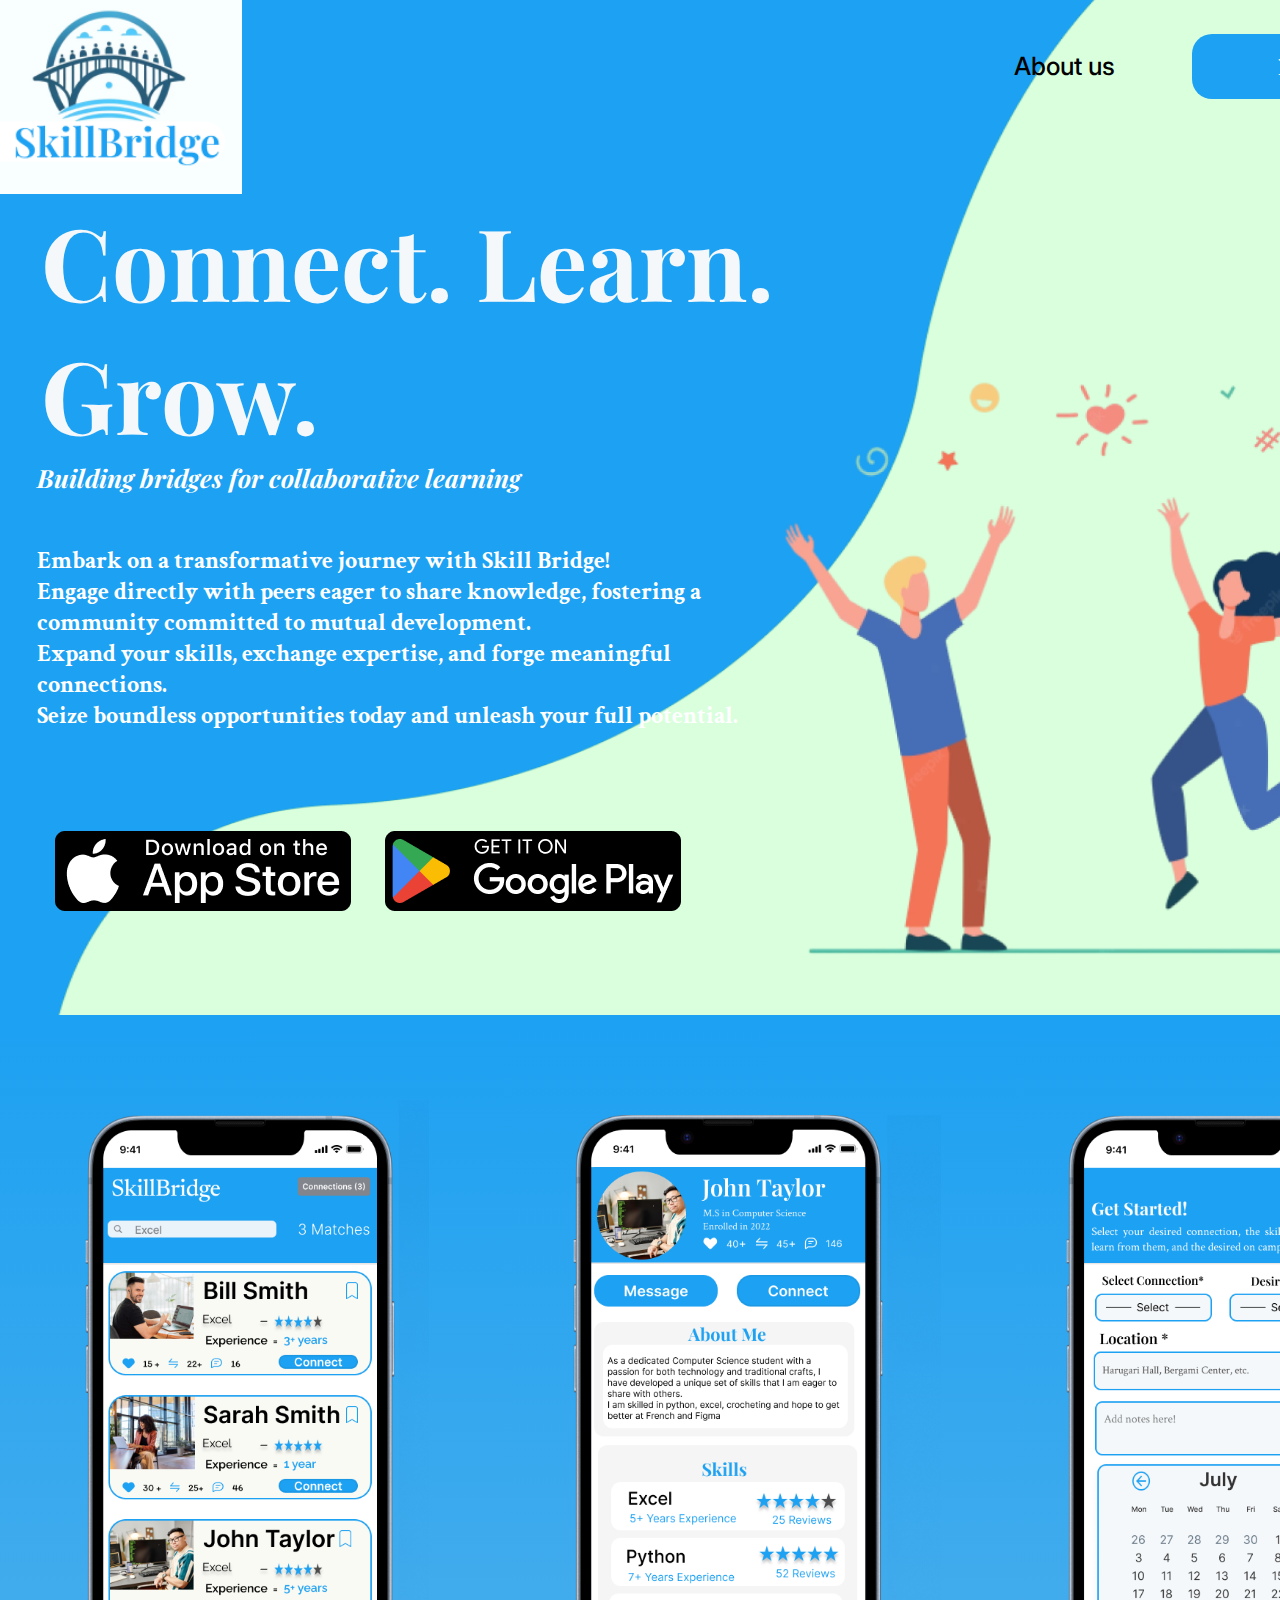
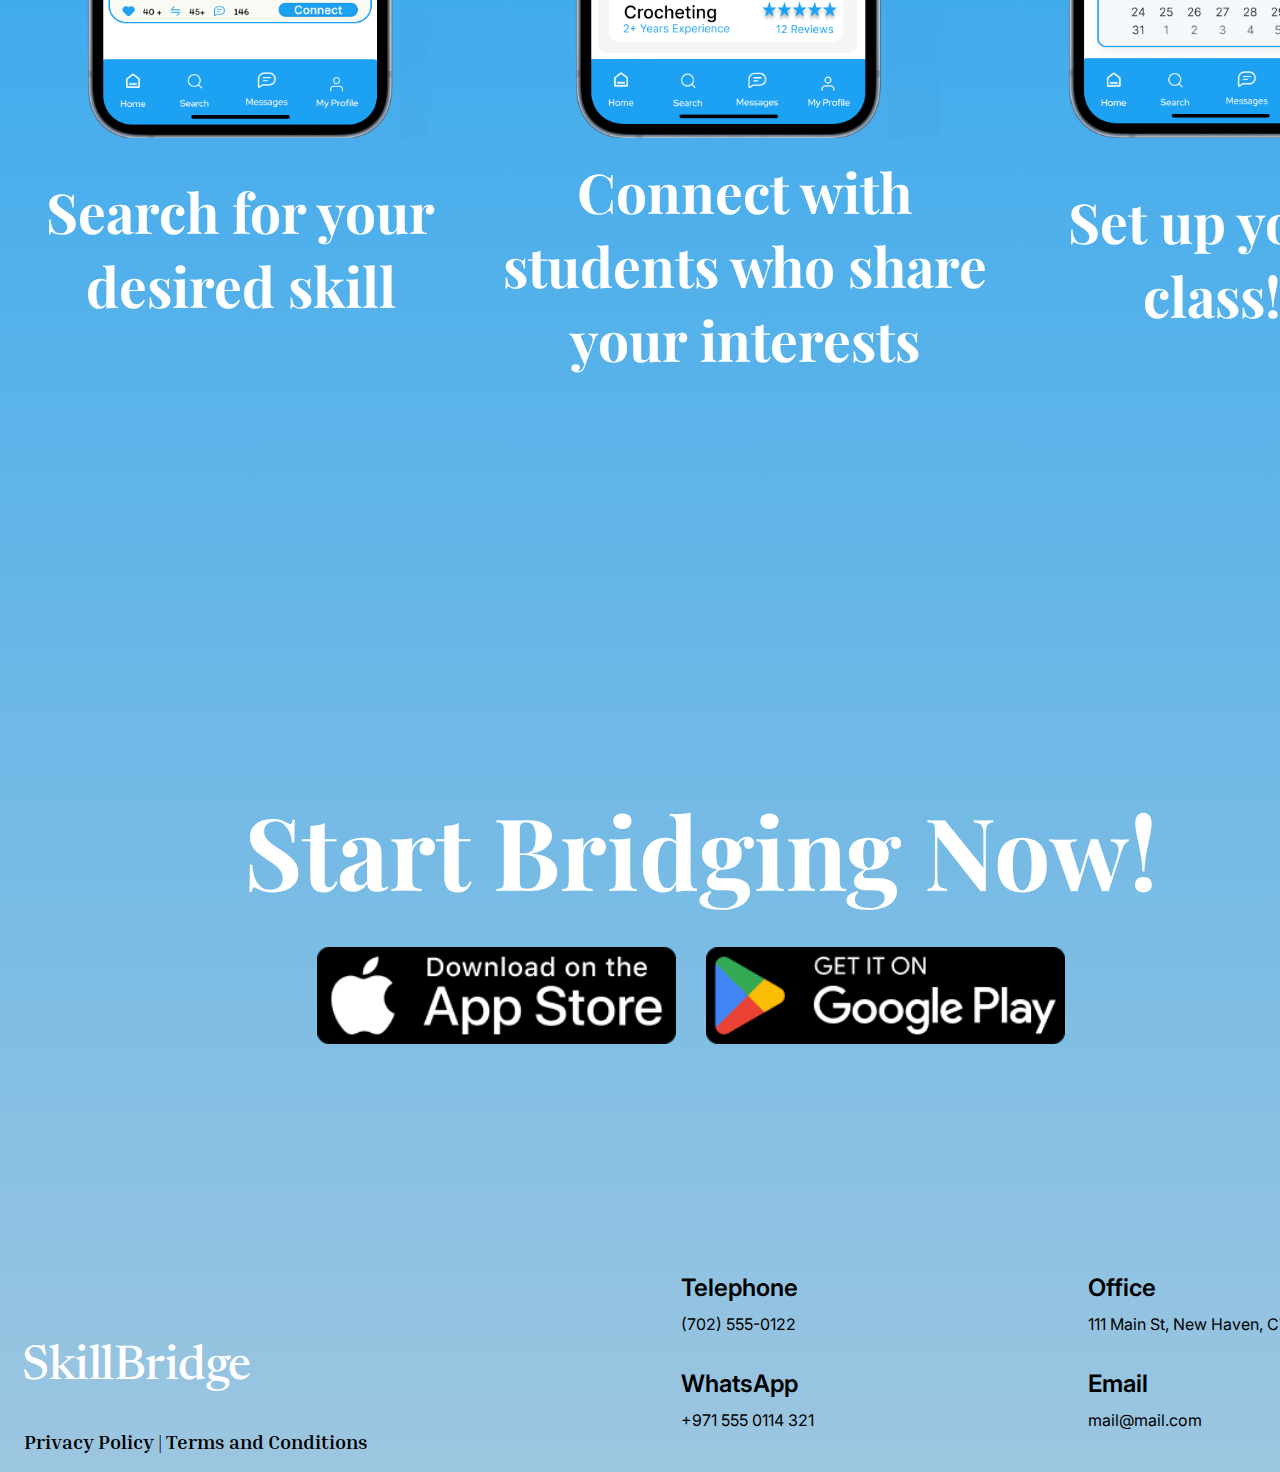
<file: index.html>
<!DOCTYPE html>
<html>
  <head>
    <meta charset="utf-8" />
    <meta name="viewport" content="initial-scale=1, width=device-width" />

    <link rel="stylesheet" href="./global.css" />
    <link rel="stylesheet" href="./index.css" />
    <link
      rel="stylesheet"
      href="https://fonts.googleapis.com/css2?family=Playfair Display:ital,wght@0,400;0,500;0,600;0,700;1,700&display=swap"
    />
    <link
      rel="stylesheet"
      href="https://fonts.googleapis.com/css2?family=Crimson Text:wght@700&display=swap"
    />
    <link
      rel="stylesheet"
      href="https://fonts.googleapis.com/css2?family=Inter:wght@400;500;600;700&display=swap"
    />
    <link
      rel="stylesheet"
      href="https://fonts.googleapis.com/css2?family=Inria Serif:wght@700&display=swap"
    />
    <link
      rel="stylesheet"
      href="https://fonts.googleapis.com/css2?family=Newsreader:wght@500&display=swap"
    />
  </head>
  <body>
    <div class="landing-page">
      <div class="top-page">
        <div class="frame"></div>
        <div class="frame1"></div>
        <div class="logo">
          <img class="logo-1-icon" alt="" src="logo.png" />
        </div>
        <img class="green-vector-icon" alt="" src="Vector 1.png" />

        <div class="frame2">
          <div class="frame3">
            <div class="frame4"></div>
            <div class="frame5">
              <i class="building-bridges-for">
                Building bridges for collaborative learning</i
              >
            </div>
            <b class="embark-on-a-container">
              <span class="embark-on-a-container1">
                <p class="embark-on-a">
                  Embark on a transformative journey with Skill Bridge!
                </p>
                <p class="engage-directly-with">
                  Engage directly with peers eager to share knowledge, fostering
                  a community committed to mutual development.
                </p>
                <p class="expand-your-skills">
                  Expand your skills, exchange expertise, and forge meaningful
                  connections.
                </p>
                <p class="seize-boundless-opportunities">
                  Seize boundless opportunities today and unleash your full
                  potential.
                </p>
              </span>
            </b>
          </div>
          <b class="connect-learn-grow-container">
            <p class="connect-learn">Connect. Learn.</p>
            <p class="grow">Grow.</p>
          </b>
        </div>
        <div class="download-buttons">
          <img
            class="app-store-2"
            alt=""
            src="App Store.png"
            id="appStore2"
          />

          <img
            class="play-1-icon"
            alt=""
            src="play.png"
            id="play1Image"
          />
        </div>
        <div class="frame6">
          <div class="frame7">
            <img
              class="jumping-picture-icon"
              alt=""
              src="Rectangle 2.png"
            />

            <div class="about-us" id="aboutUsText">About us</div>
          </div>
          <div class="create-acc-button">
            <div class="frame8"></div>
            <div class="frame9">
              <button class="frame-child"></button>
            </div>
            <div class="create-account-button">
              <b class="login" id="loginText">Login</b>
            </div>
          </div>
        </div>
      </div>
      <div class="gradient">
        <div class="start-bridging-now-parent">
          <b class="start-bridging-now">Start Bridging Now!</b>
          <div class="app-store-1-parent">
            <img
              class="app-store-1"
              alt=""
              src="App Store.png"
              id="appStore1"
            />

            <img
              class="play-2-icon"
              alt=""
              src="play.png"
              id="play2Image"
            />
          </div>
          <div class="frame-item"></div>
          <button class="privacy-policy">
            Privacy Policy | Terms and Conditions
          </button>
          <button class="skillbridge">SkillBridge</button>
          <div class="container">
            <div class="content">
              <div class="contact-text">
                <div class="text-and-supporting-text">
                  <div class="text">Telephone</div>
                  <div class="supporting-text">(702) 555-0122</div>
                </div>
              </div>
              <div class="contact-text1">
                <div class="text-and-supporting-text1">
                  <div class="text1">WhatsApp</div>
                  <div class="supporting-text1">+971 555 0114 321</div>
                </div>
              </div>
            </div>
            <div class="content1">
              <div class="contact-text2">
                <div class="text-and-supporting-text2">
                  <div class="text2">Office</div>
                  <div class="supporting-text2">
                    111 Main St, New Haven, CT 06510
                  </div>
                </div>
              </div>
              <div class="contact-text3">
                <div class="text-and-supporting-text3">
                  <div class="text3">Email</div>
                  <div class="supporting-text3">mail@mail.com</div>
                </div>
              </div>
            </div>
          </div>
        </div>
        <div class="middle-page">
          <b class="search-for-your">Search for your desired skill</b>
          <b class="connect-with-students"
            >Connect with students who share your interests</b
          >
          <b class="set-up-your">Set up your class!</b>
        </div>
      </div>
      <img class="profile-page-1" alt="" src="Profile Page.png" />

      <img class="search-page-1" alt="" src="Search Page.png" />

      <img
        class="calender-page-final-1"
        alt=""
        src="Calender Page final.png"
      />
    </div>

    <script>
      var appStore2 = document.getElementById("appStore2");
      if (appStore2) {
        appStore2.addEventListener("click", function () {
          window.open("https://www.apple.com/app-store/");
        });
      }
      
      var play1Image = document.getElementById("play1Image");
      if (play1Image) {
        play1Image.addEventListener("click", function () {
          window.open("https://play.google.com/store/games?hl=en_US&gl=US");
        });
      }
      
      var aboutUsText = document.getElementById("aboutUsText");
      if (aboutUsText) {
        aboutUsText.addEventListener("click", function (e) {
          window.location.href = "./about-us-page.html";
        });
      }
      
      var loginText = document.getElementById("loginText");
      if (loginText) {
        loginText.addEventListener("click", function (e) {
          window.location.href = "./login.html";
        });
      }
      
      var appStore1 = document.getElementById("appStore1");
      if (appStore1) {
        appStore1.addEventListener("click", function () {
          window.open("https://www.apple.com/app-store/");
        });
      }
      
      var play2Image = document.getElementById("play2Image");
      if (play2Image) {
        play2Image.addEventListener("click", function () {
          window.open("https://play.google.com/store/games?hl=en_US&gl=US");
        });
      }
      </script>
  </body>
</html>
</file>
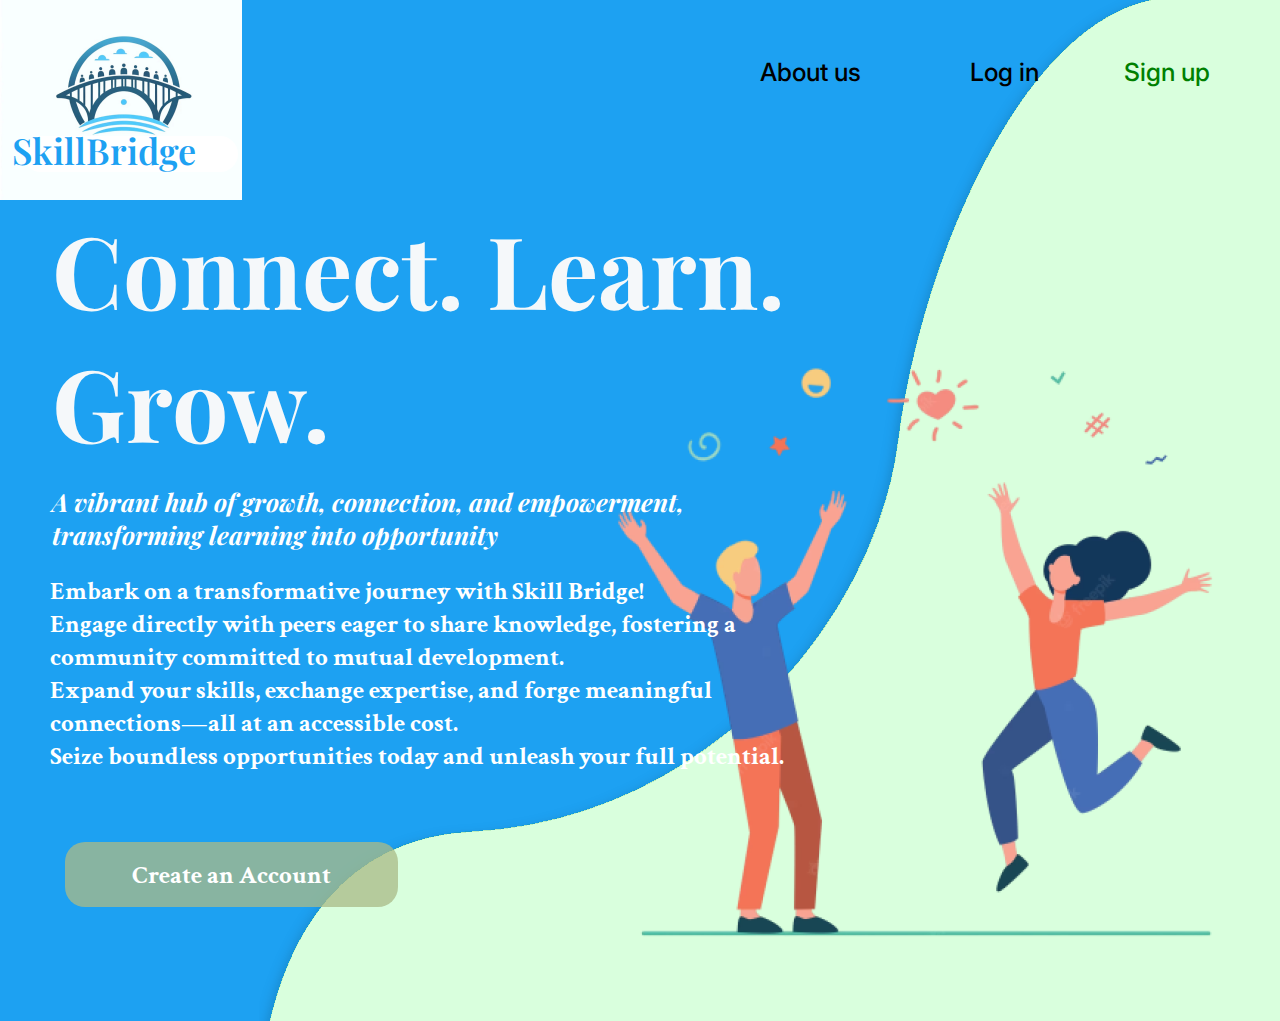
<file: landing-page.html>
<!DOCTYPE html><html><head><meta charset="utf-8"><meta name="viewport" content="initial-scale=1, width=device-width"><link rel="stylesheet" href="index.97c7361c.css"><link rel="stylesheet" href="landing-page.39cb9762.css"><link rel="stylesheet" href="https://fonts.googleapis.com/css2?family=Crimson Text:wght@700&display=swap"><link rel="stylesheet" href="https://fonts.googleapis.com/css2?family=Inter:wght@500&display=swap"><link rel="stylesheet" href="https://fonts.googleapis.com/css2?family=Playfair Display:ital,wght@0,600;0,700;1,700&display=swap"><link rel="stylesheet" href="https://fonts.googleapis.com/css2?family=Newsreader:wght@500&display=swap"><link rel="stylesheet" href="https://fonts.googleapis.com/css2?family=Inria Serif:wght@700&display=swap"></head><body> <div class="landing-page"> <div class="frame"> <div class="frame1"> <b class="search">Search</b> </div> </div> <div class="frame2"> <div class="frame3"> <b class="profile">Profile</b> </div> </div> <div class="frame4"> <div class="frame5"> <b class="calendar">Calendar</b> </div> </div> <div class="frame6"></div> <div class="frame7"></div> <div class="frame8"></div> <div class="parent-frame"> <img class="frame-icon" alt src="frame.84a3f3a4.svg"> <img class="parent-frame-child" loading="lazy" alt src="rectangle-2@2x.c1d3fd19.png"> </div> <nav class="frame-parent"> <div class="about-us-wrapper"> <div class="about-us">About us</div> </div> <div class="log-in">Log in</div> <div class="sign-up">Sign up</div> </nav> <div class="header-frame"> <div class="frame9"> <button class="rectangle-parent"> <div class="frame-child"></div> <b class="create-an-account">Create an Account</b> </button> </div> <div class="frame10"> <img class="img-4058-1-icon" alt src="img-4058-1@2x.3e4c0009.png"> <div class="frame11"> <div class="frame-item"></div> </div> </div> </div> <div class="skill-bridge-text"> <div class="main-content-frame"> <div class="transformative-journey-text"> <h1 class="connect-learn-grow-container"> <p class="connect-learn">Connect. Learn.</p> <p class="grow">Grow.</p> </h1> </div> <div class="a-vibrant-hub-of-growth-conne-wrapper"> <i class="a-vibrant-hub"> A vibrant hub of growth, connection, and empowerment, transforming learning into opportunity</i> </div> <b class="embark-on-a-container"> <span class="embark-on-a-container1"> <p class="embark-on-a"> Embark on a transformative journey with Skill Bridge! </p> <p class="engage-directly-with"> Engage directly with peers eager to share knowledge, fostering a community committed to mutual development. </p> <p class="expand-your-skills"> Expand your skills, exchange expertise, and forge meaningful connections—all at an accessible cost. </p> <p class="seize-boundless-opportunities"> Seize boundless opportunities today and unleash your full potential. </p> </span> </b> </div> </div> <div class="skill-bridge-logo-frame"> <h3 class="skillbridge">SkillBridge</h3> </div> </div> </body></html>
</file>
<file: global.css>
body {
  margin: 0;
  line-height: normal;
}

:root {
  /* fonts */
  --font-playfair-display: "Playfair Display";
  --s-regular: Inter;
  --font-newsreader: Newsreader;
  --font-inria-serif: "Inria Serif";
  --font-crimson-text: "Crimson Text";

  /* font sizes */
  --font-size-36xl: 55px;
  --s-regular-size: 16px;
  --m-bold-size: 24px;
  --font-size-29xl: 48px;
  --button-heading-size: 20px;
  --font-size-81xl: 100px;
  --font-size-6xl: 25px;
  --l-bold-size: 36px;
  --font-size-45xl: 64px;

  /* Colors */
  --neutral-10: #fff;
  --color-black: #000;
  --color-cornflowerblue: #1da1f2;
  --color-whitesmoke: #f5f8fa;
  --color-darkseagreen: rgba(170, 187, 136, 0.76);
  --color-dodgerblue-100: #2f80ed;
  --main: #0195f7;
  --neutral-80: #5d5f61;
  --color-gray-100: #828282;
  --neutral-100: #262626;
  --neutral-40: #d0d5dd;
  --color-gainsboro: #e0e0e0;
  --gray-1: #333;
  --color-silver: #bdbdbd;

  /* Gaps */
  --gap-45xl: 64px;
  --gap-13xl: 32px;
  --gap-5xs: 8px;
  --gap-xl: 20px;
  --gap-base: 16px;
  --gap-xs: 12px;
  --gap-37xl: 56px;

  /* Paddings */
  --padding-13xl: 32px;
  --padding-6xl: 25px;
  --padding-4xl: 23px;
  --padding-210xl: 229px;
  --padding-11xs: 2px;
  --padding-77xl: 96px;
  --padding-21xl: 40px;
  --padding-61xl: 80px;

  /* Border radiuses */
  --br-xl: 20px;
  --br-7xs: 6px;
  --br-9xs: 4px;
}
</file>
<file: index.css>
.frame,
.frame1 {
  position: absolute;
  top: -129px;
  left: 3px;
  width: 259px;
  height: 1053px;
  overflow: hidden;
}
.frame1 {
  top: -125px;
  left: 103px;
  width: 1201px;
  height: 947px;
}
.logo-1-icon {
  align-self: stretch;
  position: relative;
  max-width: 100%;
  overflow: hidden;
  height: 202px;
  flex-shrink: 0;
  object-fit: cover;
}
.logo {
  position: absolute;
  top: -8px;
  left: 0;
  width: 242px;
  overflow: hidden;
  display: flex;
  flex-direction: column;
  align-items: flex-end;
  justify-content: flex-end;
}
.frame4,
.green-vector-icon {
  position: absolute;
  top: -103px;
  left: 45px;
  width: 1396px;
  height: 1118px;
  overflow: hidden;
}
.frame4 {
  top: -164px;
  left: 25px;
  width: 1201px;
  height: 620px;
}
.building-bridges-for {
  width: 668px;
  position: relative;
  display: flex;
  font-weight: 700;
  align-items: center;
  height: 69px;
  flex-shrink: 0;
}
.frame5 {
  position: absolute;
  top: -408px;
  left: 0;
  width: 875px;
  overflow: hidden;
  display: flex;
  flex-direction: column;
  align-items: flex-start;
  justify-content: flex-end;
  padding: 434px 26px;
  box-sizing: border-box;
}
.embark-on-a,
.engage-directly-with,
.expand-your-skills,
.seize-boundless-opportunities {
  margin: 0;
}
.embark-on-a-container1 {
  width: 100%;
}
.embark-on-a-container {
  position: absolute;
  top: 115px;
  left: 26px;
  font-size: var(--m-bold-size);
  display: flex;
  font-family: var(--font-crimson-text);
  align-items: center;
  width: 738px;
  height: 212px;
}
.frame3 {
  position: absolute;
  top: 417px;
  left: -12px;
  width: 756px;
  height: 488px;
  overflow: hidden;
}
.connect-learn,
.grow {
  margin: 0;
}
.connect-learn-grow-container {
  position: absolute;
  top: 194px;
  left: 18px;
  font-size: var(--font-size-81xl);
  display: inline-block;
  color: var(--color-whitesmoke);
  width: 1201px;
  height: 429px;
}
.frame2 {
  position: absolute;
  top: 0;
  left: 23px;
  width: 971px;
  height: 858px;
  overflow: hidden;
}
.app-store-2,
.play-1-icon {
  width: 296px;
  position: relative;
  height: 80px;
  object-fit: cover;
  cursor: pointer;
}
.download-buttons {
  position: absolute;
  top: 831px;
  left: 32px;
  width: 658px;
  height: 93px;
  overflow: hidden;
  display: flex;
  flex-direction: row;
  align-items: flex-start;
  justify-content: flex-start;
  padding: 0 9px 12px var(--padding-4xl);
  box-sizing: border-box;
  gap: 34px;
}
.jumping-picture-icon {
  position: absolute;
  top: 265px;
  left: 0;
  width: 738px;
  height: 709px;
  object-fit: cover;
}
.about-us {
  position: absolute;
  top: 10px;
  left: 301px;
  font-weight: 500;
  cursor: pointer;
}
.frame7,
.frame8 {
  position: absolute;
  top: 144px;
  left: 23px;
  width: 738px;
  height: 974px;
  overflow: hidden;
}
.frame8 {
  top: 0;
  left: 58px;
  width: 230px;
  height: 1022px;
}
.frame-child {
  cursor: pointer;
  border: 0;
  padding: 0;
  background-color: var(--color-cornflowerblue);
  width: 235px;
  position: relative;
  border-radius: var(--br-xl);
  height: 65px;
}
.frame9 {
  position: absolute;
  top: 246px;
  left: 29px;
  width: 241px;
  height: 782px;
  overflow: hidden;
  display: flex;
  flex-direction: column;
  align-items: flex-start;
  justify-content: flex-end;
  mix-blend-mode: normal;
}
.login {
  width: 219px;
  position: relative;
  display: flex;
  align-items: center;
  justify-content: center;
  height: 52px;
  flex-shrink: 0;
  cursor: pointer;
}
.create-account-button {
  position: absolute;
  top: 252px;
  left: 20px;
  width: 268px;
  height: 770px;
  overflow: hidden;
  display: flex;
  flex-direction: column;
  align-items: flex-start;
  justify-content: flex-end;
  padding: 0 17px;
  box-sizing: border-box;
}
.create-acc-button {
  position: absolute;
  top: -826px;
  left: 473px;
  width: 288px;
  height: 1028px;
  text-align: center;
  color: var(--neutral-10);
  font-family: var(--font-crimson-text);
}
.frame6,
.top-page {
  position: absolute;
  overflow: hidden;
}
.frame6 {
  top: -103px;
  left: 690px;
  width: 1447px;
  height: 1100px;
  color: var(--color-black);
  font-family: var(--s-regular);
}
.top-page {
  top: 0;
  left: 0;
  background-color: var(--color-cornflowerblue);
  width: 1441px;
  height: 1024px;
}
.start-bridging-now {
  position: absolute;
  top: 279px;
  left: 130px;
  display: inline-block;
  width: 1150px;
  height: 362px;
}
.app-store-1,
.play-2-icon {
  width: 359px;
  position: relative;
  height: 97px;
  object-fit: cover;
  cursor: pointer;
}
.app-store-1-parent,
.frame-item {
  position: absolute;
  overflow: hidden;
}
.app-store-1-parent {
  top: 418px;
  left: 297px;
  width: 993px;
  height: 243px;
  display: flex;
  flex-direction: row;
  align-items: flex-start;
  justify-content: flex-start;
  padding: var(--padding-6xl) 24px;
  box-sizing: border-box;
  gap: 30px;
}
.frame-item {
  top: 948px;
  left: 1342px;
  width: 526px;
  height: 86px;
}
.privacy-policy,
.skillbridge {
  cursor: pointer;
  border: 0;
  padding: 0;
  background-color: transparent;
  position: absolute;
  top: 904px;
  left: -44px;
  font-size: var(--button-heading-size);
  font-weight: 700;
  font-family: var(--font-inria-serif);
  color: var(--color-black);
  text-align: center;
  display: inline-block;
  width: 487px;
  height: 65px;
}
.skillbridge {
  top: 817px;
  left: 26px;
  font-size: var(--font-size-29xl);
  letter-spacing: -0.01em;
  line-height: 100%;
  font-weight: 500;
  font-family: var(--font-newsreader);
  color: var(--neutral-10);
  text-align: left;
  width: 403px;
  height: 94px;
}
.supporting-text,
.text {
  align-self: stretch;
  position: relative;
}
.text {
  line-height: 32px;
  font-weight: 600;
}
.supporting-text {
  font-size: var(--s-regular-size);
  line-height: 24px;
}
.contact-text,
.text-and-supporting-text {
  display: flex;
  align-items: flex-start;
  justify-content: flex-start;
}
.text-and-supporting-text {
  flex: 1;
  flex-direction: column;
  gap: var(--gap-5xs);
}
.contact-text {
  width: 342.8px;
  flex-direction: row;
}
.supporting-text1,
.text1 {
  align-self: stretch;
  position: relative;
}
.text1 {
  line-height: 32px;
  font-weight: 600;
}
.supporting-text1 {
  font-size: var(--s-regular-size);
  line-height: 24px;
}
.text-and-supporting-text1 {
  flex: 1;
  flex-direction: column;
  gap: var(--gap-5xs);
}
.contact-text1,
.content,
.text-and-supporting-text1 {
  display: flex;
  align-items: flex-start;
  justify-content: flex-start;
}
.contact-text1 {
  width: 342.8px;
  flex-direction: row;
}
.content {
  flex: 1;
  flex-direction: column;
  gap: var(--gap-13xl);
}
.supporting-text2,
.text2 {
  align-self: stretch;
  position: relative;
}
.text2 {
  line-height: 32px;
  font-weight: 600;
}
.supporting-text2 {
  font-size: var(--s-regular-size);
  line-height: 24px;
}
.contact-text2,
.text-and-supporting-text2 {
  display: flex;
  align-items: flex-start;
  justify-content: flex-start;
}
.text-and-supporting-text2 {
  flex: 1;
  flex-direction: column;
  gap: var(--gap-5xs);
}
.contact-text2 {
  width: 342.8px;
  flex-direction: row;
}
.supporting-text3,
.text3 {
  align-self: stretch;
  position: relative;
}
.text3 {
  line-height: 32px;
  font-weight: 600;
}
.supporting-text3 {
  font-size: var(--s-regular-size);
  line-height: 24px;
}
.text-and-supporting-text3 {
  flex: 1;
  display: flex;
  flex-direction: column;
  align-items: flex-start;
  justify-content: flex-start;
  gap: var(--gap-5xs);
}
.contact-text3 {
  width: 342.8px;
  flex-direction: row;
}
.contact-text3,
.container,
.content1 {
  display: flex;
  align-items: flex-start;
  justify-content: flex-start;
}
.content1 {
  flex: 1;
  flex-direction: column;
  gap: var(--gap-13xl);
}
.container {
  position: absolute;
  top: 768px;
  left: 653px;
  width: 756px;
  flex-direction: row;
  padding: 0 var(--padding-13xl);
  box-sizing: border-box;
  gap: var(--gap-45xl);
  text-align: left;
  font-size: var(--m-bold-size);
  color: var(--color-black);
  font-family: var(--s-regular);
}
.start-bridging-now-parent {
  position: absolute;
  top: 1080px;
  left: 0;
  width: 1920px;
  height: 1080px;
  overflow: hidden;
}
.connect-with-students,
.search-for-your,
.set-up-your {
  position: absolute;
  top: 750px;
  left: 28px;
  display: inline-block;
  width: 433px;
  height: 185px;
}
.connect-with-students,
.set-up-your {
  top: 730px;
  left: 481px;
  width: 535px;
}
.set-up-your {
  top: 760px;
  left: 1016px;
  width: 399px;
}
.gradient,
.middle-page {
  position: absolute;
  top: 0;
  left: 0;
  width: 1440px;
  height: 1080px;
  overflow: hidden;
  font-size: var(--font-size-36xl);
}
.gradient {
  top: 1024px;
  left: -4px;
  background: linear-gradient(
    180deg,
    #a7c9de,
    #125e8d 0.01%,
    #1da1f2 0.02%,
    #a7c9de 99.99%,
    #115d8c
  );
  height: 2216px;
  text-align: center;
  font-size: var(--font-size-81xl);
}
.profile-page-1 {
  position: absolute;
  top: 1115px;
  left: 570px;
  width: 371px;
  height: 623px;
  object-fit: cover;
}
.calender-page-final-1,
.search-page-1 {
  position: absolute;
  top: 1100px;
  left: 82px;
  width: 347px;
  height: 638px;
  object-fit: cover;
}
.calender-page-final-1 {
  top: 1085px;
  left: 1064px;
  width: 317px;
  height: 653px;
}
.landing-page {
  width: 100%;
  position: relative;
  height: 3072px;
  overflow: hidden;
  text-align: left;
  font-size: var(--font-size-6xl);
  color: var(--neutral-10);
  font-family: var(--font-playfair-display);
}
</file>
<file: index.97c7361c.css>
body{margin:0;line-height:normal}:root{--font-playfair-display:"Playfair Display";--font-crimson-text:"Crimson Text";--font-inter:Inter;--font-inria-serif:"Inria Serif";--font-newsreader:Newsreader;--font-size-17xl:36px;--font-size-3xl:22px;--font-size-10xl:29px;--font-size-6xl:25px;--font-size-xl:20px;--font-size-81xl:100px;--font-size-11xl:30px;--font-size-31xl:50px;--font-size-base:16px;--font-size-36xl:55px;--font-size-14xl:33px;--font-size-25xl:44px;--color-cornflowerblue:#1da1f2;--color-white:#fff;--color-whitesmoke:#f5f8fa;--color-darkseagreen:#aabb88c2;--color-black:#000;--gap-xl:20px;--gap-4xl-9:23.9px;--padding-6xl:25px;--padding-210xl:229px;--padding-8xs:5px;--padding-11xs:2px;--padding-6xs:7px;--padding-7xs:6px;--padding-48xl:67px;--padding-4xl:23px;--padding-7xl:26px;--padding-xl:20px;--padding-base:16px;--padding-xs:12px;--padding-84xl:103px;--padding-11xl:30px;--padding-5xs:8px;--br-xl:20px;--br-3xs:10px}
/*# sourceMappingURL=index.97c7361c.css.map */
</file>
<file: landing-page.39cb9762.css>
.search{position:absolute;top:0;left:0}.frame,.frame1{width:58px;overflow:hidden}.frame1{height:854px;position:absolute;top:210px;left:0}.frame{z-index:0;flex-shrink:0;height:1064px;display:none;position:relative}.profile{position:absolute;top:0;left:0}.frame2,.frame3{width:59px;overflow:hidden}.frame3{height:854px;position:absolute;top:210px;left:0}.frame2{z-index:1;flex-shrink:0;height:1064px;display:none;position:relative}.calendar,.frame5{position:absolute;top:0;left:0}.frame5{width:79px;height:854px;top:210px;overflow:hidden}.frame4,.frame6,.frame7,.frame8{flex-shrink:0;display:none;position:relative;overflow:hidden}.frame4{z-index:2;color:var(--color-black);width:79px;height:1064px}.frame6,.frame7,.frame8{z-index:3;width:78px;height:854px}.frame7,.frame8{z-index:4;width:58px}.frame8{z-index:5;width:72px}.frame-icon{width:1311px;height:1274px;position:absolute;top:-125px;left:0;overflow:hidden}.parent-frame-child{object-fit:cover;z-index:2;width:738px;height:709px;position:absolute;top:290px;left:287px}.parent-frame{width:1021px;height:100%;position:absolute;top:0;bottom:0;right:0;margin:0!important}.about-us{white-space:nowrap;z-index:1;font-weight:500;position:relative}.about-us-wrapper{padding:0 var(--padding-4xl)0 0;flex-direction:column;justify-content:flex-start;align-items:flex-start;display:flex}.log-in,.sign-up{white-space:nowrap;z-index:1;font-weight:500;position:relative}.sign-up{color:green;z-index:2}.frame-parent{justify-content:space-between;align-items:flex-start;gap:var(--gap-xl);text-align:left;font-size:var(--font-size-6xl);color:var(--color-black);font-family:var(--font-inter);flex-direction:row;width:450px;max-width:100%;margin:0;display:flex}.frame-child{border-radius:var(--br-xl);background-color:var(--color-darkseagreen);width:333px;max-width:100%;height:65px;display:none;position:relative}.create-an-account{font-size:var(--font-size-6xl);font-family:var(--font-crimson-text);color:var(--color-white);text-align:left;z-index:4;flex-shrink:0;align-items:center;width:230px;height:52px;display:flex;position:relative}.frame9,.rectangle-parent{flex-direction:row;display:flex}.rectangle-parent{cursor:pointer;padding:var(--padding-6xs)36px var(--padding-7xs)var(--padding-48xl);background-color:var(--color-darkseagreen);border-radius:var(--br-xl);box-sizing:border-box;white-space:nowrap;border:0;justify-content:flex-end;align-items:flex-start;max-width:100%}.rectangle-parent:hover{background-color:#788754c2}.frame9{z-index:2;justify-content:flex-start;align-items:flex-end;height:782px;position:absolute;top:calc(50% - 391px);right:-183px;overflow:hidden;margin:0!important}.img-4058-1-icon{object-fit:cover;width:242px;height:200px;position:absolute;top:0;left:0}.frame-item{border-radius:var(--br-xl);background-color:var(--color-white);flex:1;height:36px;position:relative}.frame11{box-sizing:border-box;z-index:5;flex-direction:row;justify-content:flex-start;align-items:flex-start;width:215px;padding:0 0 716px;display:flex;position:absolute;top:136px;left:23px;overflow:hidden}.frame10{z-index:3;flex-shrink:0;width:242px;height:1032px;position:relative;overflow:hidden}.header-frame{flex-direction:row;justify-content:flex-start;align-items:flex-start;width:215px;display:flex;position:absolute;top:0;left:0;margin:0!important}.connect-learn,.grow{margin:0}.connect-learn-grow-container{font-size:inherit;z-index:1;flex:1;max-width:100%;margin:0;font-family:inherit;font-weight:700;display:inline-block;position:relative}.transformative-journey-text{padding:0 0 0 var(--padding-11xs);box-sizing:border-box;font-size:var(--font-size-81xl);color:var(--color-whitesmoke);flex-direction:row;justify-content:flex-start;align-self:stretch;align-items:flex-start;max-width:100%;display:flex}.a-vibrant-hub{z-index:4;flex:1;max-width:100%;font-weight:700;display:inline-block;position:relative}.a-vibrant-hub-of-growth-conne-wrapper{padding:0 var(--padding-11xs);box-sizing:border-box;flex-direction:row;justify-content:flex-start;align-items:flex-start;width:672px;max-width:100%;display:flex}.embark-on-a,.engage-directly-with,.expand-your-skills,.seize-boundless-opportunities{margin:0}.embark-on-a-container1{width:100%}.embark-on-a-container{font-family:var(--font-crimson-text);z-index:4;flex-shrink:0;align-items:center;width:738px;max-width:100%;height:212px;display:flex;position:relative}.main-content-frame,.skill-bridge-text{justify-content:flex-start;align-items:flex-start;max-width:100%;display:flex}.main-content-frame{flex-direction:column;gap:17px;width:1203px}.skill-bridge-text{font-size:var(--font-size-6xl);font-family:var(--font-playfair-display);flex-direction:row;align-self:stretch}.skillbridge{font-size:inherit;flex:1 0;align-items:center;height:98px;margin:0;font-family:inherit;font-weight:600;display:flex;position:relative}.landing-page,.skill-bridge-logo-frame{box-sizing:border-box;justify-content:flex-start;display:flex;overflow:hidden}.skill-bridge-logo-frame{padding:var(--padding-210xl)0 var(--padding-210xl)var(--padding-8xs);z-index:6;font-size:var(--font-size-17xl);color:var(--color-cornflowerblue);font-family:var(--font-playfair-display);flex-direction:row;flex-shrink:0;align-items:flex-start;width:259px;height:1053px;position:absolute;top:-128px;left:7px;margin:0!important}.landing-page{background-color:var(--color-cornflowerblue);letter-spacing:normal;text-align:left;font-size:var(--font-size-xl);color:var(--color-white);font-family:var(--font-crimson-text);flex-direction:column;align-items:flex-end;gap:115px;width:100%;padding:57px 70px 241px 50px;position:relative}@media screen and (width<=750px){.connect-learn-grow-container{font-size:var(--font-size-31xl)}.skillbridge{font-size:var(--font-size-10xl)}.landing-page{padding-left:var(--padding-6xl);box-sizing:border-box;gap:57px 115px;padding-right:35px}}@media screen and (width<=450px){.calendar,.profile,.search{font-size:var(--font-size-base)}.connect-learn-grow-container{font-size:var(--font-size-11xl)}.a-vibrant-hub,.embark-on-a-container{font-size:var(--font-size-xl)}.skillbridge{font-size:var(--font-size-3xl)}.landing-page{gap:29px 115px}}
/*# sourceMappingURL=landing-page.39cb9762.css.map */
</file>
